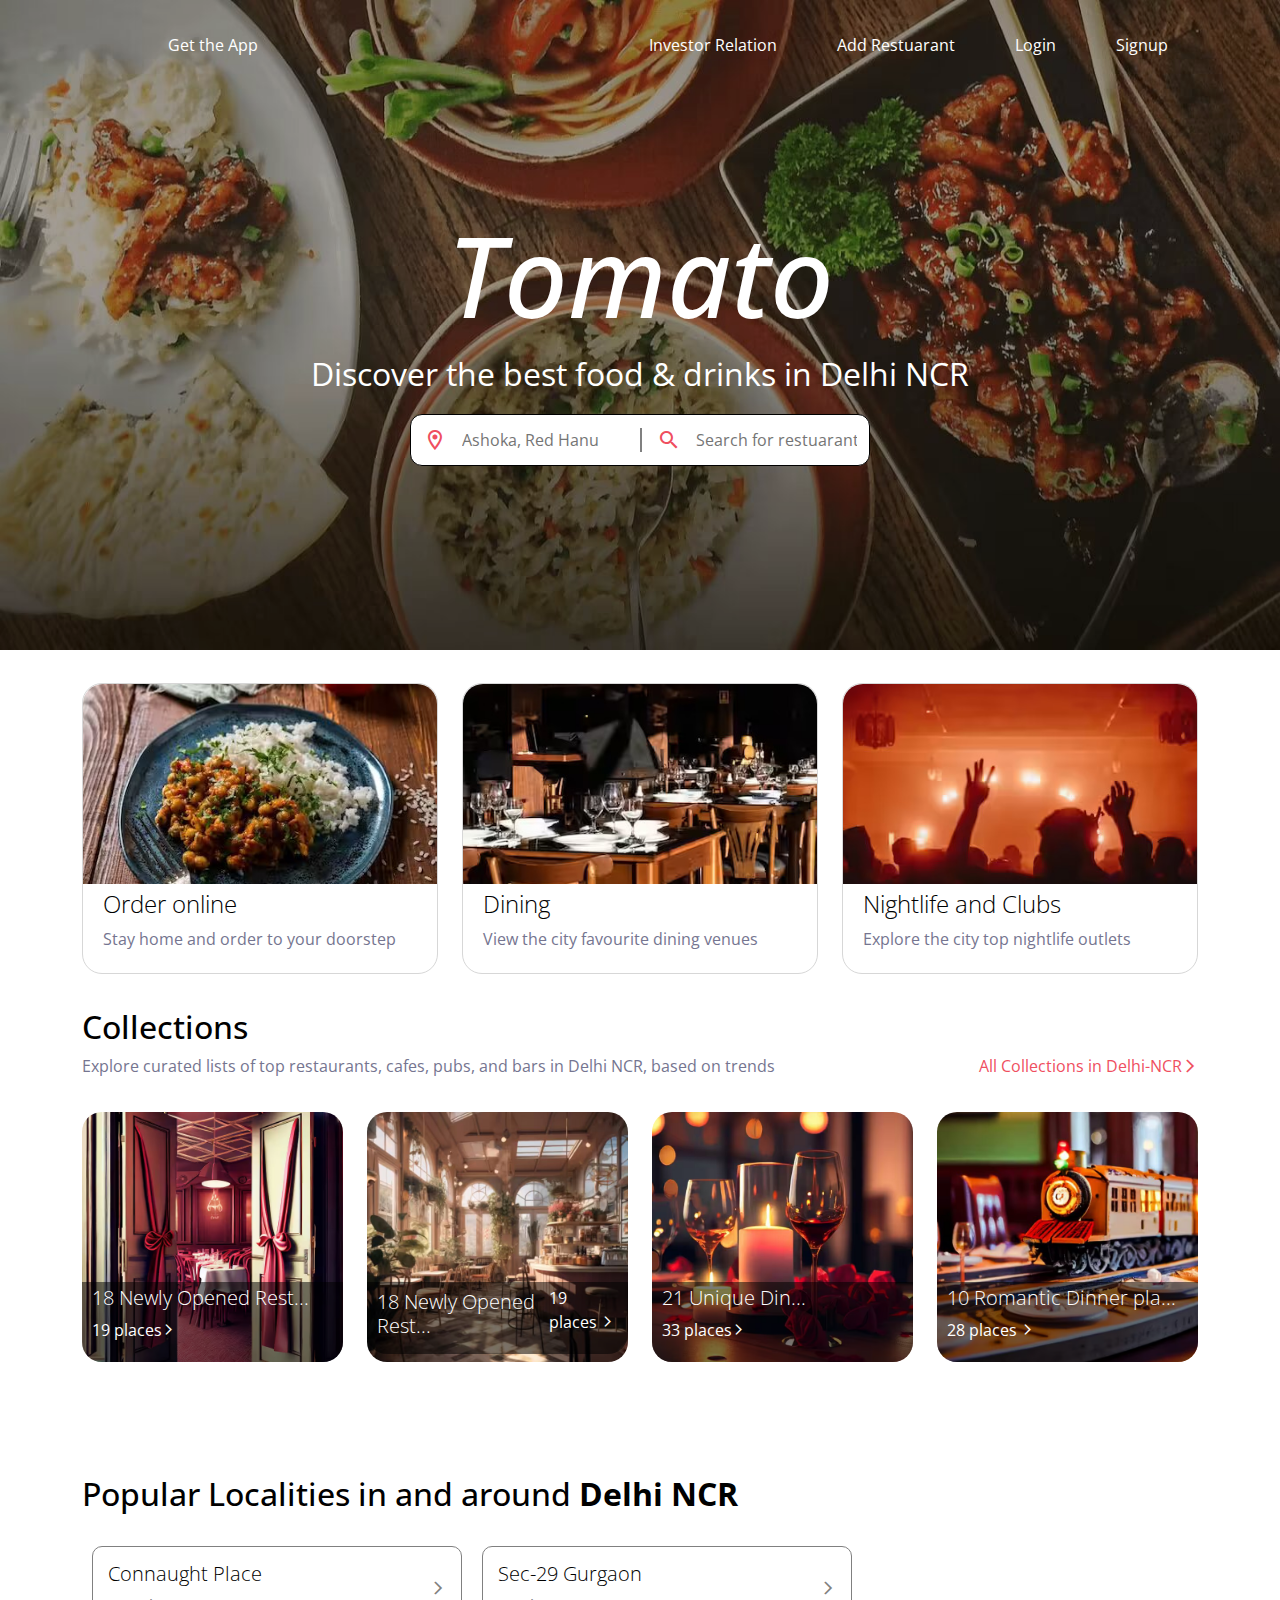
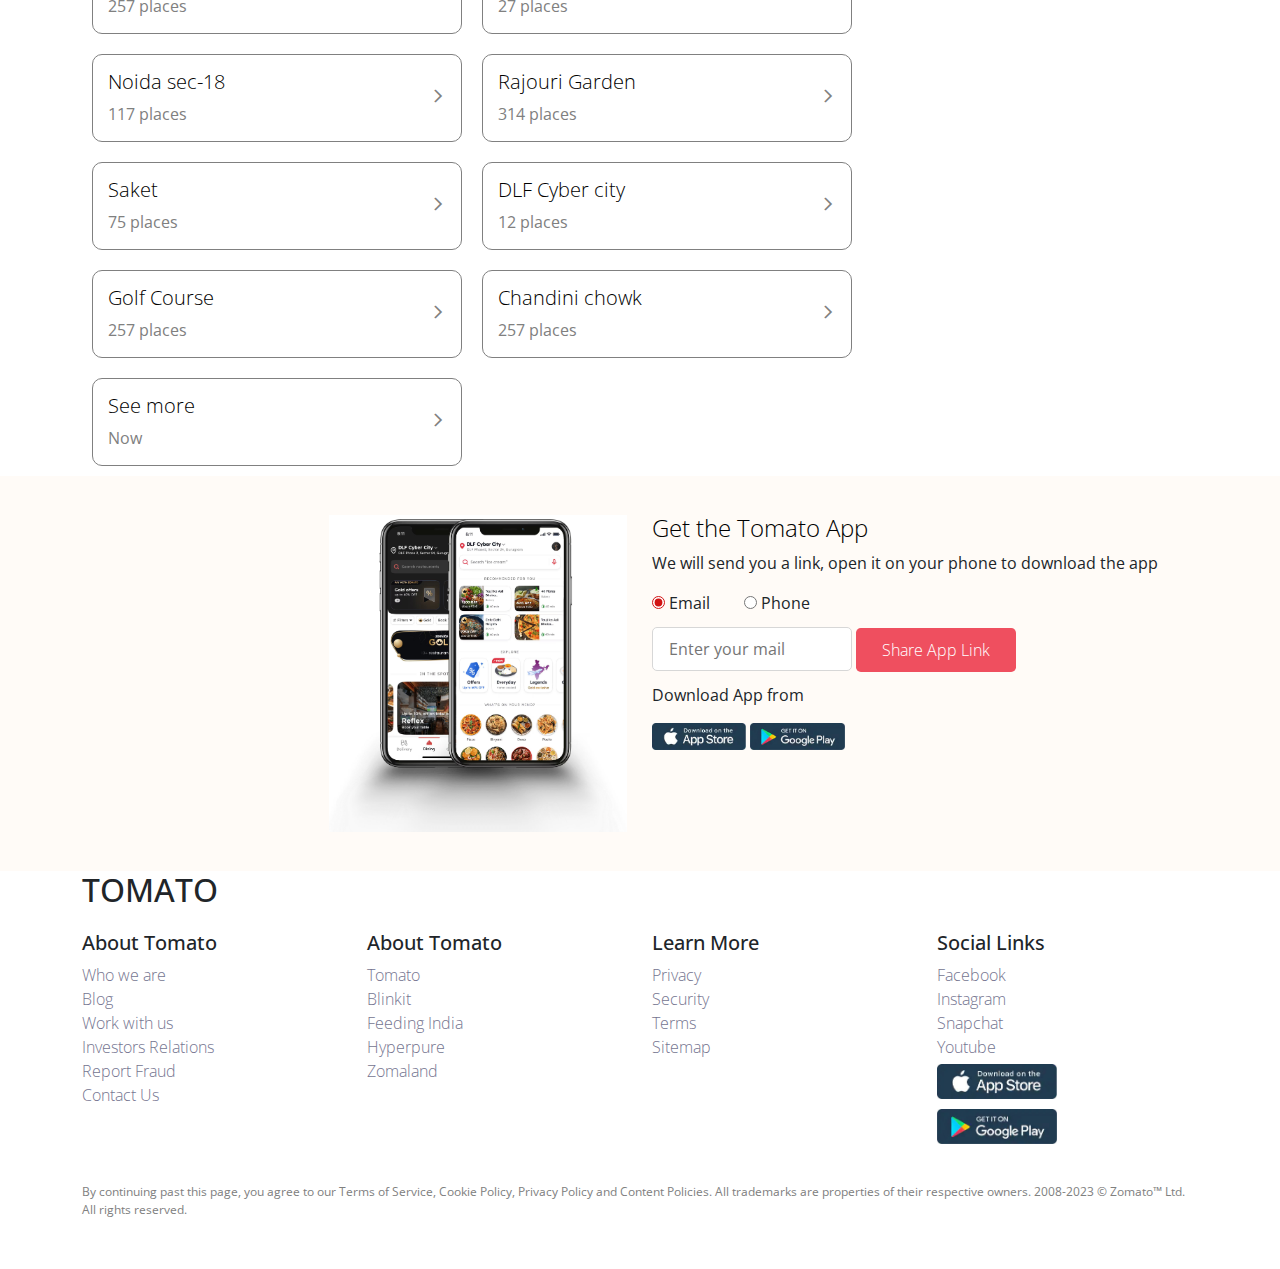
<file: index.html>
<!DOCTYPE html>
<html lang="en">

<head>
    <meta charset="UTF-8">
    <meta name="viewport" content="width=device-width, initial-scale=1.0">
    <title>Fastest Food Delivery App</title>
    <!-- CDN Link -->
    <link href="https://cdn.jsdelivr.net/npm/bootstrap@5.3.1/dist/css/bootstrap.min.css" rel="stylesheet" integrity=""
        crossorigin="anonymous">
    <!-- Custom Stylesheet -->
    <link rel="stylesheet" href="style.css">
    <!-- Google Font family Link -->
    <link href="https://fonts.googleapis.com/css2?family=Open+Sans:wght@500&display=swap" rel="stylesheet">

    <link href="https://fonts.googleapis.com/icon?family=Material+Icons+Outlined" rel="stylesheet">
    <!--Responsive CSS -->
    <link rel="stylesheet" href="responsive.css">

</head>

<body>
    <!-- Banner topper image -->
    <section class="showcase">

        <img src="./assets/food_banner.jpg" alt="Picture">
        <div class="overlay">
            <div class="container">
                <div class="row top_row ">
                    <div class="col-md-3 mob-rep">
                        <div class="right_topsec">
                            <a href="#"> Get the App</a>
                        </div>
                    </div>
                    <div class="col-md-9 d-flex justify-content-end ">
                        <div class="left_topsec">
                            <ul>
                                <li> <a href="#">Investor Relation</a> </li>
                                <li> <a href="#">Add Restuarant</a></li>
                                <li> <a href="#" data-bs-toggle="modal" data-bs-target="#exampleModal">Login</a></li>


                                <li> <a href="#">Signup</a></li>
                            </ul>
                        </div>
                        
                    </div>
                </div>
            </div>
            <h2> <em>Tomato</em></h2>
            <p>
                Discover the best food & drinks in Delhi NCR
            </p>
            <div class="searc_con">
                <div class="loc_srch">
                    <span class="material-icons-outlined">
                        location_on
                    </span>
                    <input type="text" placeholder="Ashoka, Red Hanu">
                </div>
                <div class="rest_srch">
                    <span class="material-icons-outlined">
                        search
                    </span>
                    <input type="text" name="" id="" placeholder="Search for restuarant">
                </div>
            </div>
        </div>
    </section>
    <!-- Modal -->
    
    <div class="modal fade" id="exampleModal" tabindex="2" aria-labelledby="exampleModalLabel"
        aria-hidden="true">
        <div class="modal-dialog modal-dialog-centered">
            <div class="modal-content">
                <div class="modal-header">
                    <h1 class="modal-title fs-5" id="exampleModalLabel">Login Here</h1>
                    <button type="button" class="btn-close" data-bs-dismiss="modal"
                        aria-label="Close"></button>
                </div>
                <div class="modal-body">
                    <form class="d-flex flex-column inp_lgin" action="">
                        <label for="#"> Username</label>
                        <input type="text" name="" id="">
                        <label for="#"> Password</label>
                        <input type="password" name="" id="">
                    </form>
                </div>
                <div class="modal-footer">
                    <button type="button" class="btn btn-secondary"
                        data-bs-dismiss="modal">Login</button>
                    
                </div>
            </div>
        </div>
    </div>

    <section>
        <div class="container">
            <div class="row top_row">
                <div class="col-md-4">
                    <a href="productlist.html">
                        <div class="blogcon_out">
                            <div class="blogcon">
                                <img src="assets/cat_blog.jpg" alt="">
                            </div>
                            <div class="blogblw-inf">
                                <h3>Order online</h3>
                                <p>Stay home and order to your doorstep</p>
                            </div>
                        </div>
                    </a>
                    
                </div>
                <div class="col-md-4">
                    <a href="productlist.html">
                        <div class="blogcon_out">
                            <div class="blogcon">
                                <img src="assets/dining.jpg" alt="">
                            </div>
                            <div class="blogblw-inf">
                                <h3>Dining</h3>
                                <p>View the city favourite dining venues</p>
                            </div>
                        </div>
                    </a>
                    
                </div>
                <div class="col-md-4">
                    <a href="productlist.html">
                        <div class="blogcon_out">
                            <div class="blogcon">
                                <img src="assets/party.jpg" alt="">
                            </div>
                            <div class="blogblw-inf">
                                <h3>Nightlife and Clubs</h3>
                                <p>Explore the city top nightlife outlets</p>
                            </div>
                        </div>
                    </a>
                   
                </div>
            </div>
        </div>
    </section>

    <section>
        <div class="container">
            <div class="top_coll d-flex align-items-end justify-content-between ">
                <div class="coll_lft">
                    <h2>Collections</h2>
                    <p>Explore curated lists of top restaurants, cafes, pubs, and bars in Delhi NCR, based on trends
                    </p>
                </div>
                <div class="coll_rght">
                    <a class="d-flex align-items-center" href="#">All Collections in Delhi-NCR <span
                            class="material-icons-outlined">
                            arrow_forward_ios
                        </span></a>
                </div>

            </div>
            <div class="con_col_plc">
                <div class="row">
                    <div class="col-md-3">
                        <div class="coll_con">
                            <div class="sim_img">
                                <img src="./assets/new-open-rest.jpg" alt="">
                            </div>
                            <div class="sim_inf">
                                <h4>18 Newly Opened Rest...</h4>
                                <p class="d-flex align-items-center ">19 places <span class="material-icons-outlined">
                                        arrow_forward_ios
                                    </span></p>
                            </div>
                        </div>

                    </div>
                    <div class="col-md-3">
                        <div class="coll_con">
                            <div class="sim_img">
                                <img src="./assets/din1.jpg" alt="">
                            </div>
                            <div class="sim_inf d-flex align-items-center ">
                                <h4>18 Newly Opened Rest...</h4>
                                <p>19 places <span class="material-icons-outlined">
                                        arrow_forward_ios</p>
                            </div>
                        </div>
                    </div>
                    <div class="col-md-3">
                        <div class="coll_con">
                            <div class="sim_img">
                                <img src="./assets/din2.jpg" alt="">
                            </div>
                            <div class="sim_inf">
                                <h4>21 Unique Din...</h4>
                                <p class="d-flex align-items-center ">33 places <span class="material-icons-outlined">
                                        arrow_forward_ios</p>
                            </div>
                        </div>
                    </div>
                    <div class="col-md-3">
                        <div class="coll_con">
                            <div class="sim_img">
                                <img src="./assets/din3.jpg" alt="">
                            </div>
                            <div class="sim_inf">
                                <h4>10 Romantic Dinner pla...</h4>
                                <p>28 places <span class="material-icons-outlined">
                                        arrow_forward_ios</p>
                            </div>
                        </div>
                    </div>
                </div>
            </div>

            <section>
                <div class="main_con_thr">
                    <h2>
                        Popular Localities in and around <strong>Delhi NCR</strong>
                    </h2>
                    <div class="con_thr_in">
                        <div class="loc_tile">
                            <h4>Connaught Place</h4>
                            <p>257 places</p>
                            <span class="material-icons-outlined">
                                arrow_forward_ios
                        </div>
                        <div class="loc_tile">
                            <h4>Sec-29 Gurgaon</h4>
                            <p>27 places</p>
                            <span class="material-icons-outlined">
                                arrow_forward_ios
                        </div>
                        <div class="loc_tile">
                            <h4>Noida sec-18</h4>
                            <p>117 places</p>
                            <span class="material-icons-outlined">
                                arrow_forward_ios
                        </div>
                        <div class="loc_tile">
                            <h4>Rajouri Garden</h4>
                            <p>314 places</p>
                            <span class="material-icons-outlined">
                                arrow_forward_ios
                        </div>
                        <div class="loc_tile">
                            <h4>Saket</h4>
                            <p>75 places</p>
                            <span class="material-icons-outlined">
                                arrow_forward_ios
                        </div>
                        <div class="loc_tile">
                            <h4>DLF Cyber city</h4>
                            <p>12 places</p>
                            <span class="material-icons-outlined">
                                arrow_forward_ios
                        </div>
                        <div class="loc_tile">
                            <h4>Golf Course</h4>
                            <p>257 places</p>
                            <span class="material-icons-outlined">
                                arrow_forward_ios
                        </div>
                        <div class="loc_tile">
                            <h4>Chandini chowk</h4>
                            <p>257 places</p>
                            <span class="material-icons-outlined">
                                arrow_forward_ios
                        </div>
                        <div class="loc_tile">
                            <h4>See more</h4>
                            <p>Now</p>
                            <span class="material-icons-outlined">
                                arrow_forward_ios
                        </div>

                    </div>
                </div>
            </section>


        </div>
        <section id="home_tab_sec">
            <div class="containe">
                <div class="row">
                    <div class="col-md-6 d-flex justify-content-end ">
                        <div class="img_sec_tb">
                            <img src="./assets/mobile-app.jpg" alt="">
                        </div>
                    </div>
                    <div class="col-md-6">
                        <div class="inf_tb">
                            <h3>Get the Tomato App</h3>
                            <p>We will send you a link, open it on your phone to download the app</p>
                            <div class="tab_hme_rd">
                                <input type="radio" id="tab1" name="tab" checked>
                                <label for="tab1">Email</label>
                                <input type="radio" id="tab2" name="tab">
                                <label for="tab2">Phone</label>

                                <article>
                                    <input class="inp_des" type="email" placeholder="Enter your mail"> <button
                                        class="eXneOi">Share App Link</button>
                                </article>
                                <article>
                                    <input class="inp_des" type="number" name="" id="" placeholder="Enter your number">
                                    <button class="eXneOi">Share App Link</button>
                                </article>
                            </div>
                            <p>Download App from</p>
                            <div class="imgs-app-dnld">
                                <img src="./assets/app-store.jpg" alt="">
                                <img src="./assets/g-play.jpg" alt="">
                            </div>
                        </div>
                    </div>
                </div>
            </div>


        </section>
        <section id="footer">
            <div class="container">
                <h2>TOMATO</h2>
                <div class="row">
                    <div class="col-md-3">
                        <div class="foot_in_cntnt">
                            <h5>About Tomato</h5>
                            <ul>
                                <li> <a href="#">Who we are</a> </li>
                                <li> <a href="#">Blog</a> </li>
                                <li> <a href="#">Work with us</a> </li>
                                <li> <a href="#">Investors Relations</a></li>
                                <li> <a href="#">Report Fraud</a></li>
                                <li> <a href="#">Contact Us</a></li>
                            </ul>
                        </div>
                    </div>
                    <div class="col-md-3">
                        <div class="foot_in_cntnt">
                            <h5>About Tomato</h5>
                            <ul>
                                <li> <a href="#">Tomato</a> </li>
                                <li> <a href="#">Blinkit</a> </li>
                                <li> <a href="#">Feeding India</a> </li>
                                <li> <a href="#">Hyperpure</a></li>
                                <li> <a href="#">Zomaland</a></li>
                            </ul>
                        </div>
                    </div>
                    <div class="col-md-3">
                        <div class="foot_in_cntnt">
                            <h5>Learn More</h5>
                            <ul>
                                <li> <a href="#">Privacy</a> </li>
                                <li> <a href="#">Security</a> </li>
                                <li> <a href="#">Terms</a> </li>
                                <li> <a href="#">Sitemap</a></li>
                            </ul>
                        </div>
                    </div>
                    <div class="col-md-3">
                        <div class="foot_in_cntnt">
                            <h5>Social Links</h5>
                            <ul>
                                <li> <a href="#">Facebook</a> </li>
                                <li> <a href="#">Instagram</a> </li>
                                <li> <a href="#">Snapchat</a> </li>
                                <li> <a href="#">Youtube</a></li>
                            </ul>
                            <div class="foot-app-dnld">
                                <img src="./assets/app-store.jpg" alt="">
                                <img src="./assets/g-play.jpg" alt="">
                            </div>
                        </div>
                    </div>
                </div>
                <div class="last_foot">
                    <p>By continuing past this page, you agree to our Terms of Service, Cookie Policy, Privacy Policy
                        and Content Policies. All trademarks are properties of their respective owners. 2008-2023 ©
                        Zomato™ Ltd. All rights reserved.</p>
                </div>
            </div>

        </section>
              
        

    </section>

    <script src="https://cdn.jsdelivr.net/npm/bootstrap@5.3.1/dist/js/bootstrap.bundle.min.js" integrity=""
        crossorigin="anonymous"></script>
    <script src="https://cdnjs.cloudflare.com/ajax/libs/jquery/3.7.0/jquery.min.js" integrity="" crossorigin="anonymous"
        referrerpolicy="no-referrer"></script>

    <script src="javascript.js" integrity="" crossorigin="anonymous"></script>

    <script>
        $('[name=tab]').each(function (i, d) {
            var p = $(this).prop('checked');
            //   console.log(p);
            if (p) {
                $('article').eq(i)
                    .addClass('on');
            }
        });

        $('[name=tab]').on('change', function () {
            var p = $(this).prop('checked');

            // $(type).index(this) == nth-of-type
            var i = $('[name=tab]').index(this);

            $('article').removeClass('on');
            $('article').eq(i).addClass('on');
        });
    </script>

</body>

</html>
</file>
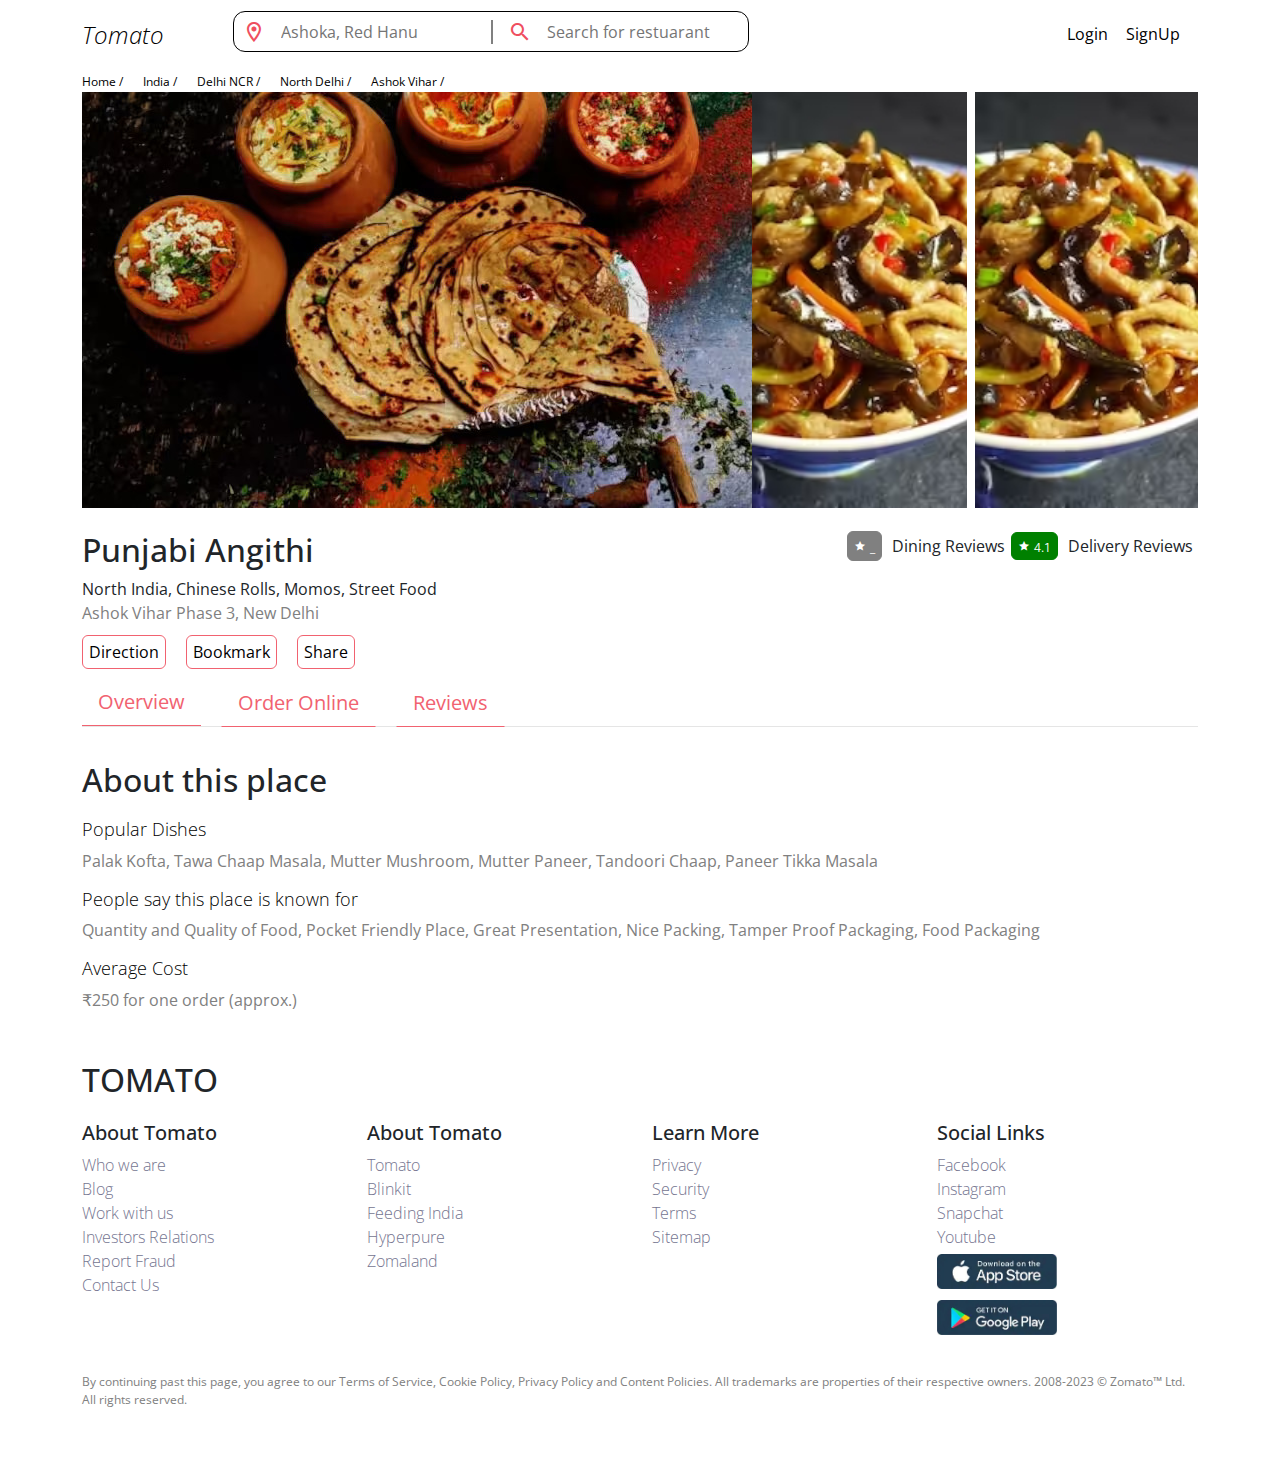
<file: productdetail.html>
<!DOCTYPE html>
<html lang="en">

<head>
    <meta charset="UTF-8">
    <meta name="viewport" content="width=device-width, initial-scale=1.0">
    <title>Fastest Food Delivery App</title>
    <!-- CDN Link -->
    <link href="https://cdn.jsdelivr.net/npm/bootstrap@5.3.1/dist/css/bootstrap.min.css" rel="stylesheet" integrity=""
        crossorigin="anonymous">
    <!-- Custom Stylesheet -->
    <link rel="stylesheet" href="style.css">
    <!-- Google Font family Link -->
    <link href="https://fonts.googleapis.com/css2?family=Open+Sans:wght@500&display=swap" rel="stylesheet">

    <link href="https://fonts.googleapis.com/icon?family=Material+Icons+Outlined" rel="stylesheet">
    <!--Responsive CSS -->
    <link rel="stylesheet" href="responsive.css">

</head>

<body id="lstngpage">
    <section>
        <div class="container">
            <div class="row row-lstpg ">
                <div class="col-md-8">
                    <div class="toplft d-flex align-items-baseline ">
                        <a href="index.html"><h3><em>Tomato</em></h3></a>
                        <div class="searc_con">
                            <div class="loc_srch">
                                <span class="material-icons-outlined">
                                    location_on
                                </span>
                                <input type="text" placeholder="Ashoka, Red Hanu">
                            </div>
                            <div class="rest_srch">
                                <span class="material-icons-outlined">
                                    search
                                </span>
                                <input type="text" name="" id="" placeholder="Search for restuarant">
                            </div>
                        </div>
                    </div>
                </div>
                <div class="col-md-4 ">
                    <div class="links-sl d-flex">
                        <a href="#">Login</a>
                        <a href="#">SignUp</a>
                    </div>
                </div>
            </div>
            <div class="pro_det_top">
                <ul class="d-flex">
                    <li> <a href="#">Home / </a></li>
                    <li> <a href="#">India / </a></li>
                    <li> <a href="#">Delhi NCR / </a></li>
                    <li> <a href="#">North Delhi / </a></li>
                    <li><a href="#">Ashok Vihar / </a></li>
                </ul>
            </div>

        </div>
    </section>
    <section>
        <div class="container">
            <div class="pro_det_bannr">
                <div class="pd_bn_lft">
                    <img src="./assets/naan.jpg" alt="">
                </div>
                <div class="pd_bn_rgt">
                    <img src="./assets/bowl_img.jpg" alt="">
                </div>
                <div class="pd_bn_rgt_rt">
                    <img src="./assets/bowl_img.jpg" alt="">
                </div>
            </div>
        </div>
    </section>

    <section>
        <div class="container">
            <div class="row row_prod_det ">
                <div class="col-md-8">
                    <div class="lft_blk">
                        <h2>Punjabi Angithi</h2>
                        <p>North India, Chinese Rolls, Momos, Street Food</p>
                        <p class="address_gall">Ashok Vihar Phase 3, New Delhi</p>
                    </div>
                </div>
                <div class="col-md-4">
                    <div class="rgt_blk d-flex ">
                        <div class="dining_con d-flex align-items-center ">
                            <div class="brdr_grey">
                                <span class="material-icons-outlined">
                                    star
                                </span> <span>_</span>
                            </div>
                            <span>Dining Reviews</span>
                        </div>
                        <div class="delivery_con d-flex align-items-center">
                            <div class="clr_brdr">
                                <span class="material-icons-outlined">
                                    star
                                </span> <span>4.1</span>
                            </div>

                            <span>Delivery Reviews</span>
                        </div>
                    </div>
                </div>
            </div>

            <div class="nav_link_btns">
                <ul class="d-flex" > 
                <li> <a href="#"> Direction</a> </li>
                <li> <a href="#"> Bookmark</a> </li>
                <li> <a href="#"> Share</a> </li>
            </ul>
            </div>

        </div>
    </section>
    <section>
        <div class="container">
            <ul class="nav nav-tabs" id="myTab" role="tablist">
                <li class="nav-item" role="presentation">
                  <button class="nav-link active" id="home-tab" data-bs-toggle="tab" data-bs-target="#home-tab-pane" type="button" role="tab" aria-controls="home-tab-pane" aria-selected="true">Overview</button>
                </li>
                <li class="nav-item" role="presentation">
                  <button class="nav-link" id="profile-tab" data-bs-toggle="tab" data-bs-target="#profile-tab-pane" type="button" role="tab" aria-controls="profile-tab-pane" aria-selected="false">Order Online</button>
                </li>
                <li class="nav-item" role="presentation">
                  <button class="nav-link" id="contact-tab" data-bs-toggle="tab" data-bs-target="#contact-tab-pane" type="button" role="tab" aria-controls="contact-tab-pane" aria-selected="false">Reviews</button>
                </li>
                
              </ul>
              <div class="tab-content" id="myTabContent">
                <div class="tab-pane fade show active" id="home-tab-pane" role="tabpanel" aria-labelledby="home-tab" tabindex="0">
                    <h2>About this place</h2>

                    <h3>Popular Dishes</h3>
                    <p>Palak Kofta, Tawa Chaap Masala, Mutter Mushroom, Mutter Paneer, Tandoori Chaap, Paneer Tikka Masala</p>

                    <h3>People say this place is known for</h3>
                    <p>Quantity and Quality of Food, Pocket Friendly Place, Great Presentation, Nice Packing, Tamper Proof Packaging, Food Packaging</p>

                    <h3>Average Cost</h3>
                    <p>₹250 for one order (approx.)</p>
                </div>
                <div class="tab-pane fade" id="profile-tab-pane" role="tabpanel" aria-labelledby="profile-tab" tabindex="0">
                    <div class="review_sec">
                        <div class="top_profile_con">
                            <div class="lft_sect">
                               <img src="./assets/profile_logo_1.png" alt="">
                            </div>
                            <div class="rgt_sect">
                                <h4>Priya</h4>
                                <p>0 Reviews</p>
                            </div>
                        </div>
                        <p>Lorem ipsum dolor sit amet consectetur adipisicing elit. Est quibusdam sint libero quaerat ab
                        laboriosam cumque unde necessitatibus quod recusandae perspiciatis, nesciunt labore numquam optio aut praesentium,
                        sed deleniti assumenda.</p>
                        <ul class="revie_sect" >
                            <li> <a href="#">Comment</a></li>
                            <li> <a href="#">Share</a></li>
                        </ul>

                    </div>
                    <div class="review_sec">
                        <div class="top_profile_con">
                            <div class="lft_sect">
                               <img src="./assets/profile_logo_1.png" alt="">
                            </div>
                            <div class="rgt_sect">
                                <h4>Priya</h4>
                                <p>0 Reviews</p>
                            </div>
                        </div>
                        <p>Lorem ipsum dolor sit amet consectetur adipisicing elit. Est quibusdam sint libero quaerat ab
                        laboriosam cumque unde necessitatibus quod recusandae perspiciatis, nesciunt labore numquam optio aut praesentium,
                        sed deleniti assumenda.</p>
                        <ul class="revie_sect" >
                            <li> <a href="#">Comment</a></li>
                            <li> <a href="#">Share</a></li>
                        </ul>

                    </div>
                    <div class="review_sec">
                        <div class="top_profile_con">
                            <div class="lft_sect">
                               <img src="./assets/profile_logo_1.png" alt="">
                            </div>
                            <div class="rgt_sect">
                                <h4>Priya</h4>
                                <p>0 Reviews</p>
                            </div>
                        </div>
                        <p>Lorem ipsum dolor sit amet consectetur adipisicing elit. Est quibusdam sint libero quaerat ab
                        laboriosam cumque unde necessitatibus quod recusandae perspiciatis, nesciunt labore numquam optio aut praesentium,
                        sed deleniti assumenda.</p>
                        <ul class="revie_sect" >
                            <li> <a href="#">Comment</a></li>
                            <li> <a href="#">Share</a></li>
                        </ul>

                    </div>
                </div>
                <div class="tab-pane fade" id="contact-tab-pane" role="tabpanel" aria-labelledby="contact-tab" tabindex="0">
                    <div class="review_sec">
                        <div class="top_profile_con">
                            <div class="lft_sect">
                               <img src="./assets/profile_logo_1.png" alt="">
                            </div>
                            <div class="rgt_sect">
                                <h4>Priya</h4>
                                <p>0 Reviews</p>
                            </div>
                        </div>
                        <p>Lorem ipsum dolor sit amet consectetur adipisicing elit. Est quibusdam sint libero quaerat ab
                        laboriosam cumque unde necessitatibus quod recusandae perspiciatis, nesciunt labore numquam optio aut praesentium,
                        sed deleniti assumenda.</p>
                        <ul class="revie_sect" >
                            <li> <a href="#">Comment</a></li>
                            <li> <a href="#">Share</a></li>
                        </ul>

                    </div>
                    <div class="review_sec">
                        <div class="top_profile_con">
                            <div class="lft_sect">
                               <img src="./assets/profile_logo_1.png" alt="">
                            </div>
                            <div class="rgt_sect">
                                <h4>Priya</h4>
                                <p>0 Reviews</p>
                            </div>
                        </div>
                        <p>Lorem ipsum dolor sit amet consectetur adipisicing elit. Est quibusdam sint libero quaerat ab
                        laboriosam cumque unde necessitatibus quod recusandae perspiciatis, nesciunt labore numquam optio aut praesentium,
                        sed deleniti assumenda.</p>
                        <ul class="revie_sect" >
                            <li> <a href="#">Comment</a></li>
                            <li> <a href="#">Share</a></li>
                        </ul>

                    </div>
                    <div class="review_sec">
                        <div class="top_profile_con">
                            <div class="lft_sect">
                               <img src="./assets/profile_logo_1.png" alt="">
                            </div>
                            <div class="rgt_sect">
                                <h4>Priya</h4>
                                <p>0 Reviews</p>
                            </div>
                        </div>
                        <p>Lorem ipsum dolor sit amet consectetur adipisicing elit. Est quibusdam sint libero quaerat ab
                        laboriosam cumque unde necessitatibus quod recusandae perspiciatis, nesciunt labore numquam optio aut praesentium,
                        sed deleniti assumenda.</p>
                        <ul class="revie_sect" >
                            <li> <a href="#">Comment</a></li>
                            <li> <a href="#">Share</a></li>
                        </ul>

                    </div>
                </div>
              </div>    
        </div>
    </section>


    <section id="footer">
        <div class="container">
            <h2>TOMATO</h2>
            <div class="row">
                <div class="col-md-3">
                    <div class="foot_in_cntnt">
                        <h5>About Tomato</h5>
                        <ul>
                            <li> <a href="#">Who we are</a> </li>
                            <li> <a href="#">Blog</a> </li>
                            <li> <a href="#">Work with us</a> </li>
                            <li> <a href="#">Investors Relations</a></li>
                            <li> <a href="#">Report Fraud</a></li>
                            <li> <a href="#">Contact Us</a></li>
                        </ul>
                    </div>
                </div>
                <div class="col-md-3">
                    <div class="foot_in_cntnt">
                        <h5>About Tomato</h5>
                        <ul>
                            <li> <a href="#">Tomato</a> </li>
                            <li> <a href="#">Blinkit</a> </li>
                            <li> <a href="#">Feeding India</a> </li>
                            <li> <a href="#">Hyperpure</a></li>
                            <li> <a href="#">Zomaland</a></li>
                        </ul>
                    </div>
                </div>
                <div class="col-md-3">
                    <div class="foot_in_cntnt">
                        <h5>Learn More</h5>
                        <ul>
                            <li> <a href="#">Privacy</a> </li>
                            <li> <a href="#">Security</a> </li>
                            <li> <a href="#">Terms</a> </li>
                            <li> <a href="#">Sitemap</a></li>
                        </ul>
                    </div>
                </div>
                <div class="col-md-3">
                    <div class="foot_in_cntnt">
                        <h5>Social Links</h5>
                        <ul>
                            <li> <a href="#">Facebook</a> </li>
                            <li> <a href="#">Instagram</a> </li>
                            <li> <a href="#">Snapchat</a> </li>
                            <li> <a href="#">Youtube</a></li>
                        </ul>
                        <div class="foot-app-dnld">
                            <img src="./assets/app-store.jpg" alt="">
                            <img src="./assets/g-play.jpg" alt="">
                        </div>
                    </div>
                </div>
            </div>
            <div class="last_foot">
                <p>By continuing past this page, you agree to our Terms of Service, Cookie Policy, Privacy Policy
                    and Content Policies. All trademarks are properties of their respective owners. 2008-2023 ©
                    Zomato™ Ltd. All rights reserved.</p>
            </div>
        </div>
    </section>


    <script src="https://cdn.jsdelivr.net/npm/bootstrap@5.3.1/dist/js/bootstrap.bundle.min.js" integrity=""
        crossorigin="anonymous"></script>
    <script src="https://cdnjs.cloudflare.com/ajax/libs/jquery/3.7.0/jquery.min.js"></script>

    <script src="javascript.js"></script>
</body>

</html>
</file>
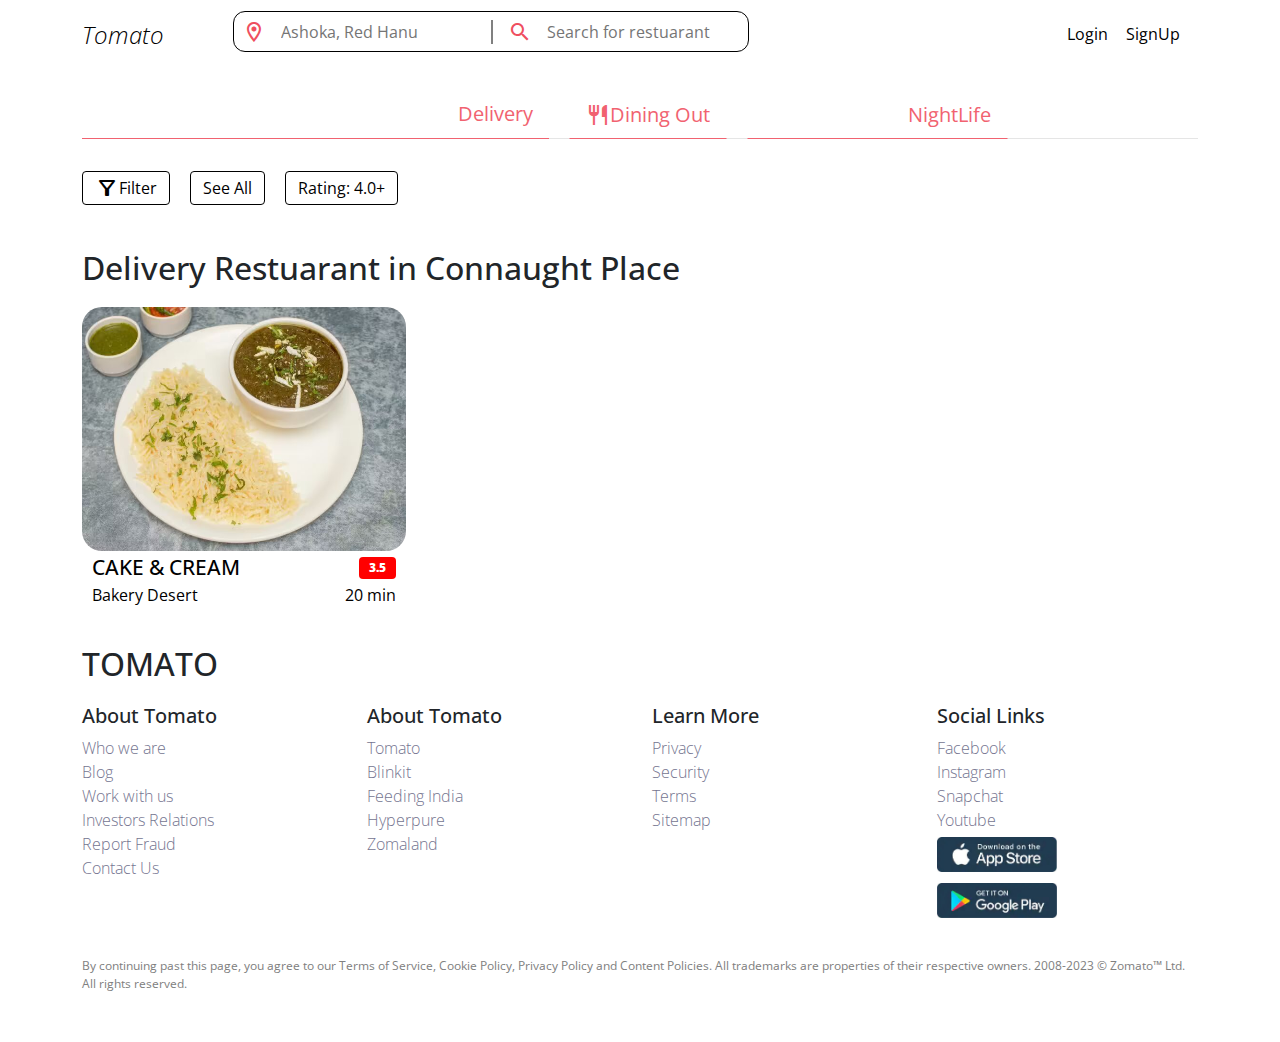
<file: productlist.html>
<!DOCTYPE html>
<html lang="en">

<head>
    <meta charset="UTF-8">
    <meta name="viewport" content="width=device-width, initial-scale=1.0">
    <title>Fastest Food Delivery App</title>
    <!-- CDN Link -->
    <link href="https://cdn.jsdelivr.net/npm/bootstrap@5.3.1/dist/css/bootstrap.min.css" rel="stylesheet" integrity=""
        crossorigin="anonymous">
    <!-- Custom Stylesheet -->
    <link rel="stylesheet" href="style.css">
    <!-- Google Font family Link -->
    <link href="https://fonts.googleapis.com/css2?family=Open+Sans:wght@500&display=swap" rel="stylesheet">

    <link href="https://fonts.googleapis.com/icon?family=Material+Icons+Outlined" rel="stylesheet">
    <!--Responsive CSS -->
    <link rel="stylesheet" href="responsive.css">

</head>

<body id="lstngpage">
    <section>
        <div class="container">
            <div class="row row-lstpg ">
                <div class="col-md-8">
                    <div class="toplft d-flex align-items-baseline ">
                        <a href="index.html">
                            <h3><em>Tomato</em></h3>
                        </a>
                        <div class="searc_con">
                            <div class="loc_srch">
                                <span class="material-icons-outlined">
                                    location_on
                                </span>
                                <input type="text" placeholder="Ashoka, Red Hanu">
                            </div>
                            <div class="rest_srch">
                                <span class="material-icons-outlined">
                                    search
                                </span>
                                <input type="text" name="" id="" placeholder="Search for restuarant">
                            </div>
                        </div>
                    </div>
                </div>
                <div class="col-md-4 ">
                    <div class="links-sl d-flex">
                        <a href="#">Login</a>
                        <a href="#">SignUp</a>
                    </div>
                </div>
            </div>
            <div class="tabbing_pages">
                <nav>
                    <div class="nav nav-tabs" id="nav-tab" role="tablist">
                        <button class="nav-link active" id="nav-home-tab" data-bs-toggle="tab"
                            data-bs-target="#nav-home" type="button" role="tab" aria-controls="nav-home"
                            aria-selected="true"> <span class="material-icons-outlined">
                                delivery_dining
                            </span>
                            <en> Delivery</en>
                        </button>
                        <button class="nav-link" id="nav-profile-tab" data-bs-toggle="tab" data-bs-target="#nav-profile"
                            type="button" role="tab" aria-controls="nav-profile" aria-selected="false"> <span
                                class="material-icons-outlined">
                                restaurant
                            </span> Dining Out</button>
                        <button class="nav-link" id="nav-contact-tab" data-bs-toggle="tab" data-bs-target="#nav-contact"
                            type="button" role="tab" aria-controls="nav-contact" aria-selected="false"> <span
                                class="material-icons-outlined">
                                liquor
                            </span>NightLife</button>
                    </div>
                </nav>
                <div class="filter_sec d-flex">
                    <a href="#" data-bs-toggle="modal" data-bs-target="#allfilters"> <span
                            class="material-icons-outlined">
                            filter_alt
                        </span> Filter</a>
                    <a class="ratingfilter" href="#">See All</a>
                    <a class="ratefilter" onclick="ftf(4.0)" href="#">Rating: 4.0+</a>
                    <a class="filterClose" href="#"> </a>
                </div>
                <div class="tab-content" id="nav-tabContent">
                    <div class="tab-pane fade show active" id="nav-home" role="tabpanel" aria-labelledby="nav-home-tab"
                        tabindex="0">
                        <h2>Delivery Restuarant in Connaught Place</h2>

                        <div class="list_block_spc">
                            <div class="row row_lst_gap pro_dyn_lst">
                                <div class="col-md-4">
                                    <div class="block_tile_spz">
                                        <img src="./assets/ngpldihtti.jpg" alt="">
                                        <div class="tile_inf">
                                            <h2>CAKE & CREAM</h2>
                                            <span>Bakery Desert</span>
                                            <div>
                                                <span id="rating">3.5</span>
                                            </div>
                                            <div class="d-flex justify-content-end" >
                                                <span id="delivery_time">20 min</span>
                                            </div>
                                        </div>
                                    </div>
                                </div>
                            </div>
                        </div>
                    </div>
                    <div class="tab-pane fade" id="nav-profile" role="tabpanel" aria-labelledby="nav-profile-tab"
                        tabindex="0">
                        <h2>Delivery Restuarant in Connaught Place</h2>
                        <div class="list_block_spc">
                            <div class="row row_lst_gap">
                                <div class="col-md-4">
                                    <div class="block_tile_spz">
                                        <img src="./assets/ngpldihtti.jpg" alt="">
                                        <div class="tile_inf">
                                            <h2>CAKE & CREAM</h2>
                                            <span>Bakery Desert</span>
                                            <div>
                                                <span id="rating">3.5</span>
                                            </div>
                                        </div>
                                    </div>
                                </div>
                                <div class="col-md-4">
                                    <div class="block_tile_spz">
                                        <img src="./assets/ngpldihtti.jpg" alt="">
                                        <div class="tile_inf">
                                            <h2>CAKE & CREAM</h2>
                                            <span>Bakery Desert</span>
                                            <div>
                                                <span id="rating">3.3</span>
                                            </div>
                                        </div>
                                    </div>
                                </div>
                                <div class="col-md-4">
                                    <div class="block_tile_spz">
                                        <img src="./assets/ngpldihtti.jpg" alt="">
                                        <div class="tile_inf">
                                            <h2>CAKE & CREAM</h2>
                                            <span>Bakery Desert</span>
                                            <div>
                                                <span id="rating">2.8</span>
                                            </div>
                                        </div>
                                    </div>
                                </div>
                                <div class="col-md-4">
                                    <div class="block_tile_spz">
                                        <img src="./assets/ngpldihtti.jpg" alt="">
                                        <div class="tile_inf">
                                            <h2>CAKE & CREAM</h2>
                                            <span>Bakery Desert</span>
                                            <div>
                                                <span id="rating">2.7</span>
                                            </div>
                                        </div>
                                    </div>
                                </div>
                                <div class="col-md-4">
                                    <div class="block_tile_spz">
                                        <img src="./assets/ngpldihtti.jpg" alt="">
                                        <div class="tile_inf">
                                            <h2>CAKE & CREAM</h2>
                                            <span>Bakery Desert</span>
                                            <div>
                                                <span id="rating">4.0</span>
                                            </div>
                                        </div>
                                    </div>
                                </div>
                                <div class="col-md-4">
                                    <div class="block_tile_spz">
                                        <img src="./assets/ngpldihtti.jpg" alt="">
                                        <div class="tile_inf">
                                            <h2>CAKE & CREAM</h2>
                                            <span>Bakery Desert</span>
                                            <div>
                                                <span id="rating">4.3</span>
                                            </div>
                                        </div>
                                    </div>
                                </div>
                                <div class="col-md-4">
                                    <div class="block_tile_spz">
                                        <img src="./assets/ngpldihtti.jpg" alt="">
                                        <div class="tile_inf">
                                            <h2>CAKE & CREAM</h2>
                                            <span>Bakery Desert</span>
                                            <div>
                                                <span id="rating">4.4</span>
                                            </div>
                                        </div>
                                    </div>
                                </div>
                                <div class="col-md-4">
                                    <div class="block_tile_spz">
                                        <img src="./assets/ngpldihtti.jpg" alt="">
                                        <div class="tile_inf">
                                            <h2>CAKE & CREAM</h2>
                                            <span>Bakery Desert</span>
                                            <div>
                                                <span id="rating">4.7</span>
                                            </div>
                                        </div>
                                    </div>
                                </div>
                                <div class="col-md-4">
                                    <div class="block_tile_spz">
                                        <img src="./assets/ngpldihtti.jpg" alt="">
                                        <div class="tile_inf">
                                            <h2>CAKE & CREAM</h2>
                                            <span>Bakery Desert</span>
                                            <div>
                                                <span id="rating">1.1</span>
                                            </div>
                                        </div>
                                    </div>
                                </div>

                            </div>
                        </div>
                    </div>
                    <div class="tab-pane fade" id="nav-contact" role="tabpanel" aria-labelledby="nav-contact-tab"
                        tabindex="0">
                        <div class="list_block_spc">
                            <div class="row row_lst_gap">
                                <div class="col-md-4">
                                    <div class="block_tile_spz">
                                        <img src="./assets/ngpldihtti.jpg" alt="">
                                        <div class="tile_inf">
                                            <h2>CAKE & CREAM</h2>
                                            <span>Bakery Desert</span>
                                            <div>
                                                <span id="rating">4.1</span>
                                            </div>
                                        </div>
                                    </div>
                                </div>
                                <div class="col-md-4">
                                    <div class="block_tile_spz">
                                        <img src="./assets/ngpldihtti.jpg" alt="">
                                        <div class="tile_inf">
                                            <h2>CAKE & CREAM</h2>
                                            <span>Bakery Desert</span>
                                            <div>
                                                <span id="rating">4.1</span>
                                            </div>
                                        </div>
                                    </div>
                                </div>
                                <div class="col-md-4">
                                    <div class="block_tile_spz">
                                        <img src="./assets/ngpldihtti.jpg" alt="">
                                        <div class="tile_inf">
                                            <h2>CAKE & CREAM</h2>
                                            <span>Bakery Desert</span>
                                            <div>
                                                <span id="rating">4.1</span>
                                            </div>
                                        </div>
                                    </div>
                                </div>
                                <div class="col-md-4">
                                    <div class="block_tile_spz">
                                        <img src="./assets/ngpldihtti.jpg" alt="">
                                        <div class="tile_inf">
                                            <h2>CAKE & CREAM</h2>
                                            <span>Bakery Desert</span>
                                            <div>
                                                <span id="rating">4.1</span>
                                            </div>
                                        </div>
                                    </div>
                                </div>
                                <div class="col-md-4">
                                    <div class="block_tile_spz">
                                        <img src="./assets/ngpldihtti.jpg" alt="">
                                        <div class="tile_inf">
                                            <h2>CAKE & CREAM</h2>
                                            <span>Bakery Desert</span>
                                            <div>
                                                <span id="rating">4.1</span>
                                            </div>
                                        </div>
                                    </div>
                                </div>
                                <div class="col-md-4">
                                    <div class="block_tile_spz">
                                        <img src="./assets/ngpldihtti.jpg" alt="">
                                        <div class="tile_inf">
                                            <h2>CAKE & CREAM</h2>
                                            <span>Bakery Desert</span>
                                            <div>
                                                <span id="rating">4.1</span>
                                            </div>
                                        </div>
                                    </div>
                                </div>
                                <div class="col-md-4">
                                    <div class="block_tile_spz">
                                        <img src="./assets/ngpldihtti.jpg" alt="">
                                        <div class="tile_inf">
                                            <h2>CAKE & CREAM</h2>
                                            <span>Bakery Desert</span>
                                            <div>
                                                <span id="rating">4.1</span>
                                            </div>
                                        </div>
                                    </div>
                                </div>
                                <div class="col-md-4">
                                    <div class="block_tile_spz">
                                        <img src="./assets/ngpldihtti.jpg" alt="">
                                        <div class="tile_inf">
                                            <h2>CAKE & CREAM</h2>
                                            <span>Bakery Desert</span>
                                            <div>
                                                <span id="rating">4.1</span>
                                            </div>
                                        </div>
                                    </div>
                                </div>
                                <div class="col-md-4">
                                    <div class="block_tile_spz">
                                        <img src="./assets/ngpldihtti.jpg" alt="">
                                        <div class="tile_inf">
                                            <h2>CAKE & CREAM</h2>
                                            <span>Bakery Desert</span>
                                            <div>
                                                <span id="rating">4.1</span>
                                            </div>
                                        </div>
                                    </div>
                                </div>

                            </div>
                        </div>
                    </div>
                </div>
            </div>
        </div>
    </section>


    <section id="footer">
        <div class="container">
            <h2>TOMATO</h2>
            <div class="row">
                <div class="col-md-3">
                    <div class="foot_in_cntnt">
                        <h5>About Tomato</h5>
                        <ul>
                            <li> <a href="#">Who we are</a> </li>
                            <li> <a href="#">Blog</a> </li>
                            <li> <a href="#">Work with us</a> </li>
                            <li> <a href="#">Investors Relations</a></li>
                            <li> <a href="#">Report Fraud</a></li>
                            <li> <a href="#">Contact Us</a></li>
                        </ul>
                    </div>
                </div>
                <div class="col-md-3">
                    <div class="foot_in_cntnt">
                        <h5>About Tomato</h5>
                        <ul>
                            <li> <a href="#">Tomato</a> </li>
                            <li> <a href="#">Blinkit</a> </li>
                            <li> <a href="#">Feeding India</a> </li>
                            <li> <a href="#">Hyperpure</a></li>
                            <li> <a href="#">Zomaland</a></li>
                        </ul>
                    </div>
                </div>
                <div class="col-md-3">
                    <div class="foot_in_cntnt">
                        <h5>Learn More</h5>
                        <ul>
                            <li> <a href="#">Privacy</a> </li>
                            <li> <a href="#">Security</a> </li>
                            <li> <a href="#">Terms</a> </li>
                            <li> <a href="#">Sitemap</a></li>
                        </ul>
                    </div>
                </div>
                <div class="col-md-3">
                    <div class="foot_in_cntnt">
                        <h5>Social Links</h5>
                        <ul>
                            <li> <a href="#">Facebook</a> </li>
                            <li> <a href="#">Instagram</a> </li>
                            <li> <a href="#">Snapchat</a> </li>
                            <li> <a href="#">Youtube</a></li>
                        </ul>
                        <div class="foot-app-dnld">
                            <img src="./assets/app-store.jpg" alt="">
                            <img src="./assets/g-play.jpg" alt="">
                        </div>
                    </div>
                </div>
            </div>
            <div class="last_foot">
                <p>By continuing past this page, you agree to our Terms of Service, Cookie Policy, Privacy Policy
                    and Content Policies. All trademarks are properties of their respective owners. 2008-2023 ©
                    Zomato™ Ltd. All rights reserved.</p>
            </div>
        </div>
    </section>
    <!-- Modal -->
    <div class="modal fade" id="allfilters" data-bs-backdrop="static" data-bs-keyboard="false" tabindex="-1"
        aria-labelledby="allfiltersLabel" aria-hidden="true">
        <div class=" modal-lg modal-dialog modal-dialog-centered">
            <div class="modal-content">
                <div class="modal-header">
                    <h1 class="modal-title fs-5" id="allfiltersLabel">Filters</h1>
                    <button type="button" class="btn-close" data-bs-dismiss="modal" aria-label="Close"></button>
                </div>
                <div class="modal-body">
                    <div class="d-flex align-items-start">
                        <div class="nav flex-column nav-pills me-3" id="v-pills-tab" role="tablist"
                            aria-orientation="vertical">
                            <button class="nav-link active" id="v-pills-home-tab" data-bs-toggle="pill"
                                data-bs-target="#v-pills-home" type="button" role="tab" aria-controls="v-pills-home"
                                aria-selected="true">Popularity</button>

                            <button class="nav-link" id="v-pills-messages-tab" data-bs-toggle="pill"
                                data-bs-target="#v-pills-messages" type="button" role="tab"
                                aria-controls="v-pills-messages" aria-selected="false">Ratings</button>
                            <button class="nav-link" id="v-pills-settings-tab" data-bs-toggle="pill"
                                data-bs-target="#v-pills-settings" type="button" role="tab"
                                aria-controls="v-pills-settings" aria-selected="false">All filters</button>
                        </div>
                        <div class="tab-content" id="v-pills-tabContent">
                            <div class="tab-pane fade show active" id="v-pills-home" role="tabpanel"
                                aria-labelledby="v-pills-home-tab">
                                <div class="innr_cntnt">
                                    <div class="d-flex align-items-center">
                                        <input type="radio" id="html" name="fav_language" onclick="sortHightoLow()"
                                            value="HTML">
                                        <label for="html">Rating : High to Low</label>
                                    </div>

                                    <div class="d-flex align-items-center">
                                        <input type="radio" id="javascript" name="fav_language"
                                            onclick="sortLowtoHigh()" value="JavaScript">
                                        <label for="javascript">Rating : Low to High</label>
                                    </div>

                                    <div class="d-flex align-items-center ">
                                        <input type="radio" id="css" name="fav_language" onclick="delvrytimeHightoLow()" value="CSS">
                                        <label for="css">Delivery Time</label>
                                    </div>

                                    <div class="d-flex align-items-center">
                                        <input type="radio" id="python" name="fav_language"  onclick="sortCosthightolow()"  value="Python">
                                        <label for="python">Cost : High to low</label>
                                    </div>


                                </div>

                            </div>
                            <div class="tab-pane fade" id="v-pills-profile" role="tabpanel"
                                aria-labelledby="v-pills-profile-tab">2</div>
                            <div class="tab-pane fade" id="v-pills-messages" role="tabpanel"
                                aria-labelledby="v-pills-messages-tab">


                            </div>
                            <div class="tab-pane fade" id="v-pills-settings" role="tabpanel"
                                aria-labelledby="v-pills-settings-tab">
                                <div class="contnt">
                                    <div class="all_filter">
                                        <input id="all_fltr_search" type="text" onKeyPress="search_filtr()"
                                            placeholder="Search Here...">
                                        <span class="material-icons-outlined filter_serch ">
                                            search
                                        </span>
                                    </div>

                                </div>
                            </div>
                        </div>
                    </div>
                </div>
                <div class="modal-footer">
                    <button type="button" class="btn btn-secondary" data-bs-dismiss="modal">Clear All</button>
                    <button type="button" class="btn btn-danger">Apply</button>
                </div>
            </div>
        </div>
    </div>


    <script src="https://cdn.jsdelivr.net/npm/bootstrap@5.3.1/dist/js/bootstrap.bundle.min.js" integrity=""
        crossorigin="anonymous"></script>
    <script src="https://cdnjs.cloudflare.com/ajax/libs/jquery/3.7.0/jquery.min.js"></script>

    <script src="javascript.js"></script>
</body>

</html>
</file>
<file: style.css>
* {
    margin: 0;
    padding: 0;
    font-family: 'Open Sans', sans-serif;

}

*:focus {
    outline: none;
}

a {
    text-decoration: none;

}

h3 {
    font-size: 1.5rem;
    font-weight: 200;
    color: black;
}

h4 {
    font-size: 1.25rem;
    font-weight: 200;
    color: black;
}

body {
    font-family: "sanserif";
    overflow-x: hidden;
}

html {
    width: 100%;
    overflow-x: hidden;
}

.showcase {
    width: 100%;
    height: 650px;
    position: relative;
    color: white;
    text-align: center;
}

.showcase img {
    width: 100%;
    height: 100%;
    position: absolute;
    top: 0;
    left: 0;
    z-index: 99
}

.showcase .overlay {
    width: 100%;
    height: 650px;
    background-color: rgb(225 143 41 / 7%);
    position: absolute;
    top: 0;
    left: 0;
    z-index: 999
}

.showcase h2 {
    margin-top: 117px;
    font-size: 7em;
}

.showcase p {
    margin-top: 8px;
    font-size: 2em;
}

.right_topsec a {
    text-decoration: none;
    color: white;
}

.left_topsec ul li a {
    text-decoration: none;
    color: #fff;
}

.left_topsec ul {
    display: flex;
}

.left_topsec ul li {
    margin: 0px 30px;
    list-style-type: none;
    white-space: nowrap;
}

.overlay a {
    text-decoration: none;
    color: #fff;
}

.cont_top_s {
    display: flex;
    align-items: center;
    justify-content: space-between;
    padding: 2% 0%;
}

.left_topsec ul {
    margin-bottom: 0px;
    padding-left: 0px;
}

.top_row {
    padding: 2% 0%;
}

.rest_srch input {
    width: 100%;
}

.searc_con {
    display: flex;
    justify-content: center;
    align-items: center;
    width: 36%;
    padding: 1%;
    background-color: #fff;
    margin: 0 auto;
    border-radius: 12px;
}

.searc_con input {
    border: none;
}

.rest_srch {
    display: flex;
    align-items: center;
    border-left: 2px solid grey;
    width: 50%;
}

.rest_srch span {
    color: rgb(239, 79, 95);
    margin-right: 15px;
    margin-left: 15px;
}

.loc_srch {
    display: flex;
    align-items: center;
    width: 50%;
}

.loc_srch span {
    color: rgb(239, 79, 95);
    margin-right: 15px;
}

.blogcon_out {
    border: 1px solid #d7d7d7;
    border-radius: 20px;
    transition: 0.3s;

}

.blogblw-inf {
    padding: 6px 20px;
    color: #757590;



}

.blogcon img {
    object-fit: cover;
    width: 100%;
    border-radius: 20px 20px 0px 0px;
    height: 200px;
}

.top_row {
    padding: 3% 0%;
}

.blogcon_out:hover {
    transform: scale(1.1);
}

.coll_lft h2 {
    color: black;
}

.coll_lft p {
    color: #757590;
}

.top_coll p {
    margin-bottom: 0px;
}

.coll_rght a {
    color: rgb(239, 79, 95);
    float: right;
}

.coll_rght a span {
    font-size: 16px;
}

.sim_img img {
    width: 100%;
    height: 250px;
    object-fit: cover;
    border-radius: 20px;
}

.sim_inf {
    position: relative;
    bottom: 80px;
    padding: 4px 10px;
    color: #fff;
    background-color: #00000085;
    border-radius: 0px 0px 20px 20px;
}

.sim_inf h4 {

    color: #fff !important;

}

.con_col_plc {
    padding: 3% 0%;
}

.sim_inf p span {
    font-size: 13px;
}

.main_con_thr {
    color: #808080;
}

.loc_tile {
    width: 370px;
    border: 1px solid #808080;
    border-radius: 10px;
    padding: 15px;
}

.loc_tile p {
    margin-bottom: 0px;

}

.loc_tile span {
    float: right;
    margin-top: -38px;
    font-size: 16px;
}

.main_con_thr h2 {
    margin-bottom: 2%;
    color: black;
}

.con_thr_in {
    display: flex;
    flex-wrap: wrap;

}

.loc_tile {
    margin: 10px;
}

.img_sec_tb img {
    width: 300px;
    object-fit: cover;
    height: auto;
    border: 1px solid #FFFBF7;
}

#home_tab_sec {
    background-color: #FFFBF7;
    padding: 3%;
}

article {
    display: none;
}

article.on {
    display: block;
}

.tab_hme_rd input[type=radio] {
    accent-color: rgb(209, 19, 19);
}

.inp_des {
    height: 44px;
    width: 34%;
    border: 1px solid #d7d7d7;
    padding-left: 16px;
    border-radius: 5px;
    margin: 2% 0%;
}

#tab2 {
    margin-left: 30px;
}

.eXneOi {
    display: inline-flex;
    vertical-align: middle;
    -webkit-box-align: center;
    align-items: center;
    -webkit-box-pack: center;
    justify-content: center;

    min-width: 10rem;
    min-height: 44px;
    line-height: 44px;
    margin-top: 0px;
    margin-left: 0px;

    font-size: 1rem;
    font-weight: 300;
    color: rgb(255, 255, 255);
    opacity: 1;
    background: border-box rgb(239, 79, 95);
    border-color: rgb(239, 79, 95);
    border-width: 0px;
    border-style: solid;
    border-radius: 0.3rem;
    padding: 0px 1.6rem;
    transition: transform 0.25s ease 0s, opacity 0.25s ease 0s, box-shadow 0.25s ease 0s;
    outline: none !important;
}

.imgs-app-dnld img {
    width: 16%;
}

.foot_in_cntnt ul li {
    list-style-type: none;
}

.foot_in_cntnt ul li a {
    color: black;
    font-weight: 100;
    color: #757590;
}

.foot_in_cntnt ul {
    padding-left: 0px;
    margin-bottom: 0px;
}

.foot-app-dnld img {
    width: 46%;
    margin: 2% 0%;
}

.foot-app-dnld {
    display: flex;
    flex-direction: column;
}

.last_foot p {
    font-size: 12px;
    padding: 3% 0%;
    color: #808080;
}

.foot_in_cntnt h5 {
    margin-top: 5%;
}
.row-lstpg
{
    padding: 1% 0%;
}

#lstngpage .searc_con
{
 width: unset;
}

.row-lstpg
{
    display: flex;
    align-items: center;
}

.links-sl
{
  justify-content: end;
}
.links-sl a
{
  margin-right: 5%; 
  color: #000; 
}
.searc_con
{
    border: 1px solid #000;
}
.nav-tabs 
{
    border-bottom: none;
    
}
.nav-tabs button
{
    color: #F16270 !important;
    display: flex;
    align-items: center;
    margin-right: 20px;
}

.nav-tabs button:hover
{
    color: #000 !important;
    border-top:none;
    border-left:none;
    border-right:none;
    border-bottom: #F16270 !important;
}
.tabbing_pages nav 
{
    padding: 2% 0%;
}
.filter_sec a
{
    padding: 4px 12px;
    border: 1px solid black;
    margin: 10px 20px 10px 0px;
    border-radius: 4px;
    display: flex;
    color: #000;
}
en
{
    font-size: 20px;
}
button span 
{
    font-size: 20px;
}

.block_tile_spz img
{
    width: 100%;
    height: 244px;
    border-radius: 20px;
}
.block_tile_spz
{
   width: 324px;
}
.tile_inf h2 
{
    font-size: 21px;
    margin-bottom: 3px !important;
}
.tile_inf
{
    padding: 4px 10px;
    color: black;
}
#rating
{
    padding: 2px 10px;
    background: red;
    color: white;
    border-radius: 4px;
    font-size: 12px;
    font-weight: 800;
    float: right;
    margin-top: -50px;
}
.row_lst_gap 
{
    row-gap: 30px;
}
.tab-pane h2 
{
    margin-bottom: 20px;
}
.tab-content 
{
    padding: 3% 0%;
}
.pro_det_top ul li
{
    list-style: none;
}
.pro_det_top ul li
{
    margin-right: 20px;
}
.pro_det_top ul li a
{
    color: black;
    font-size: 12px;
}
.pro_det_top ul 
{
    padding-left: 0px;
    margin-bottom: 0px;
}
.pd_bn_lft 
{
    width: 60%;
}
.pd_bn_rgt 
{
    width: 20%;
}
.pd_bn_rgt_rt
{
    width: 20%;  
}
.pro_det_bannr
{
    display: flex;
}

.pd_bn_rgt img
{
    height: 100%;
    width: 100%;
    object-fit: cover;
    padding-right: 8px;
}
.pd_bn_rgt_rt img 
{
    height: 100%;
    width: 100%;
    object-fit: cover; 
}
.address_gall 
{
    color: #808080;
}
.lft_blk p 
{
    margin-bottom: 0px;
}
.clr_brdr 
{
    border: 1px solid green;
    background-color: green;
    color: #fff;
    padding: 1px 6px;
    border-radius: 6px;
    margin-right: 10px;
}
.clr_brdr span 
{
    font-size: 12px;
}
.brdr_grey 
{
    border: 1px solid #808080;
    background-color: #808080;
    color: #fff;  
}
.brdr_grey 
{
    border: 1px solid grey;
    background-color: grey;
    color: #fff;
    padding: 2px 6px;
    border-radius: 6px;
    margin-right: 10px;
}
.brdr_grey span
{
    font-size: 12px;
}
.rgt_blk 
{
    justify-content: space-evenly;
}
.row_prod_det 
{
    margin-top: 2%;
}
.nav_link_btns ul li
{
  list-style-type: none;
}
.nav_link_btns ul li a
{
  color: black;
}
.nav_link_btns ul li 
{
    padding: 4px 6px;
    border: 1px solid #F16270;
    border-radius: 6px;
    margin-right: 20px;
}
.nav_link_btns ul
{
   padding-left: 0px;
   margin: 10px 0px;
}
.nav-tabs .nav-link.active  
{
    border-bottom: 1px solid #F16270;
    border-top: 0px;
    border-left: 0px;
    border-right: 0px;
}
.nav-tabs .nav-link
{
    border-bottom: 1px solid #F16270;
    font-size: 20px !important;
}
.nav-tabs 
{
  border-bottom: 1px solid #e5e5e5;
}
.revie_sect
{
    padding-left: 0px;
    margin-bottom: 0px;
    display: flex;
}
.revie_sect li
{
    list-style-type: none;
    margin-right: 20px;
}
.revie_sect li a
{
    color: #F16270;
}
.lft_sect img 
{
    width: 30px;
}

.review_sec 
{
    padding: 2% 0%;
    border-bottom: 1px solid #e5e5e5;
}
#myTabContent h3
{
    font-size: 18px;
}
#myTabContent p
{
    color: #808080;
}
#v-pills-tab button 
{
    background-color: transparent !important;
    color: #F16270;
    padding: 45% 0% !important;
}
.tab-content 
{
    width: 100%;
}
.tab-content input
{
    height: 40px;
    width: 100%;
    border: 1px solid #e5e5e5;
    border-radius: 5px;
    padding-left: 20px;
    display: block;
}
.innr_cntnt 
{
    width: 30%;
    display: block;
    margin: 0 auto;
    
}
.innr_cntnt input[type="radio"]
{
    width: 10%;
    border: 1px solid #808080;
    accent-color: #f16270;
    margin-right: 14px;
}

.filter_serch 
{
    position: absolute;
    right: 10px;
    bottom: 14%;
    color: #2b2929;

}
.all_filter 
{
    position: relative;
}
.inp_lgin input
{
    height: 40px;
    border: 1px solid #878787;
    border-radius: 5px;

}
#delivery_time 
{
    margin-top: -24px;
}

.filter_sec a:last-child
{
  border: none;
}

.filtr_close_class
{
 background-color: #F16270;
 color: #fff !important;
}
</file>
<file: responsive.css>
@media only screen and (min-width: 0px) and (max-width: 480px) {

    .showcase h2 {
        font-size: 2em;
    }

    .showcase p {
        font-size: 1em;
    }

    .searc_con {
        flex-direction: column;
        width: 100%;
    }

    .rest_srch {
        border-left: none;
    }

    .rest_srch {
        width: unset;
    }

    .mob-rep {
        width: 35%;
    }

    .top_row {
        row-gap: 15px;
    }

    .top_coll {
        flex-direction: column;
    }

    .inp_des {
        width: 100%;
    }

    .imgs-app-dnld img {
        width: 40%;
    }
}
</file>
